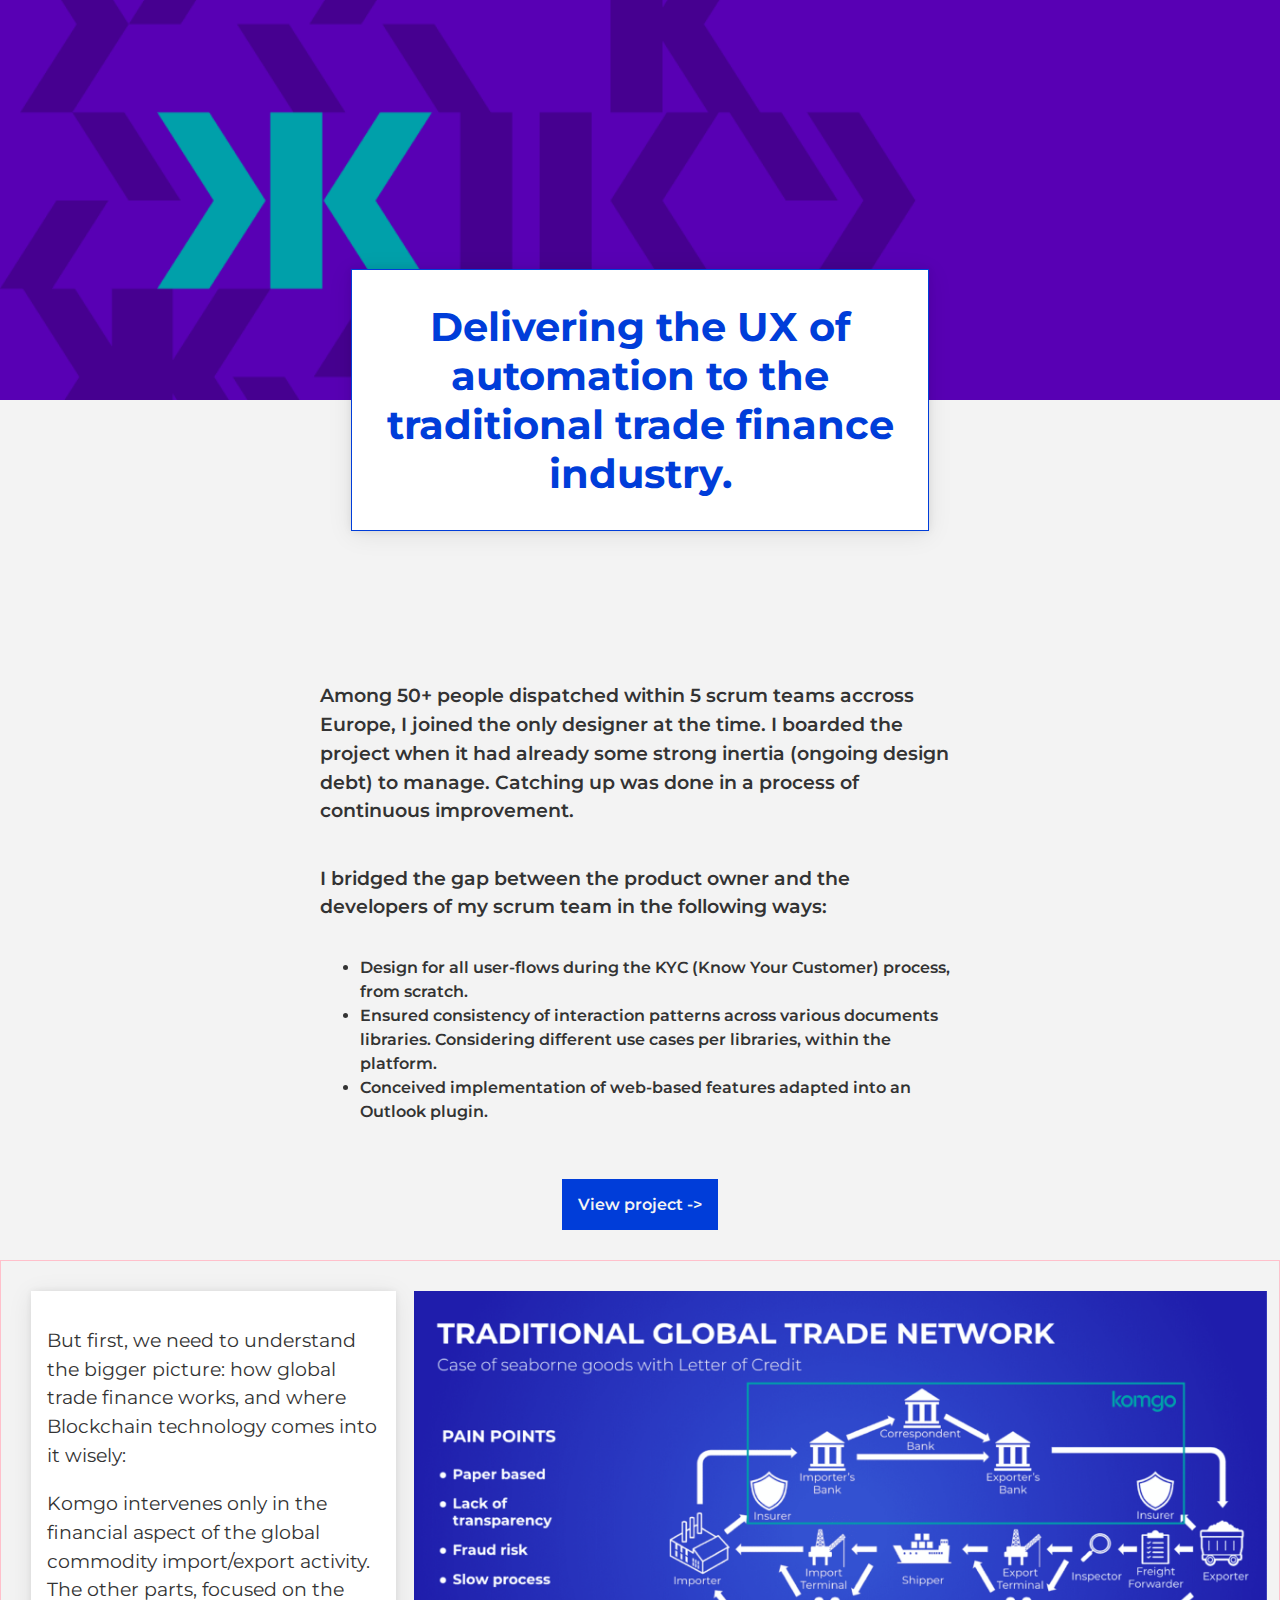
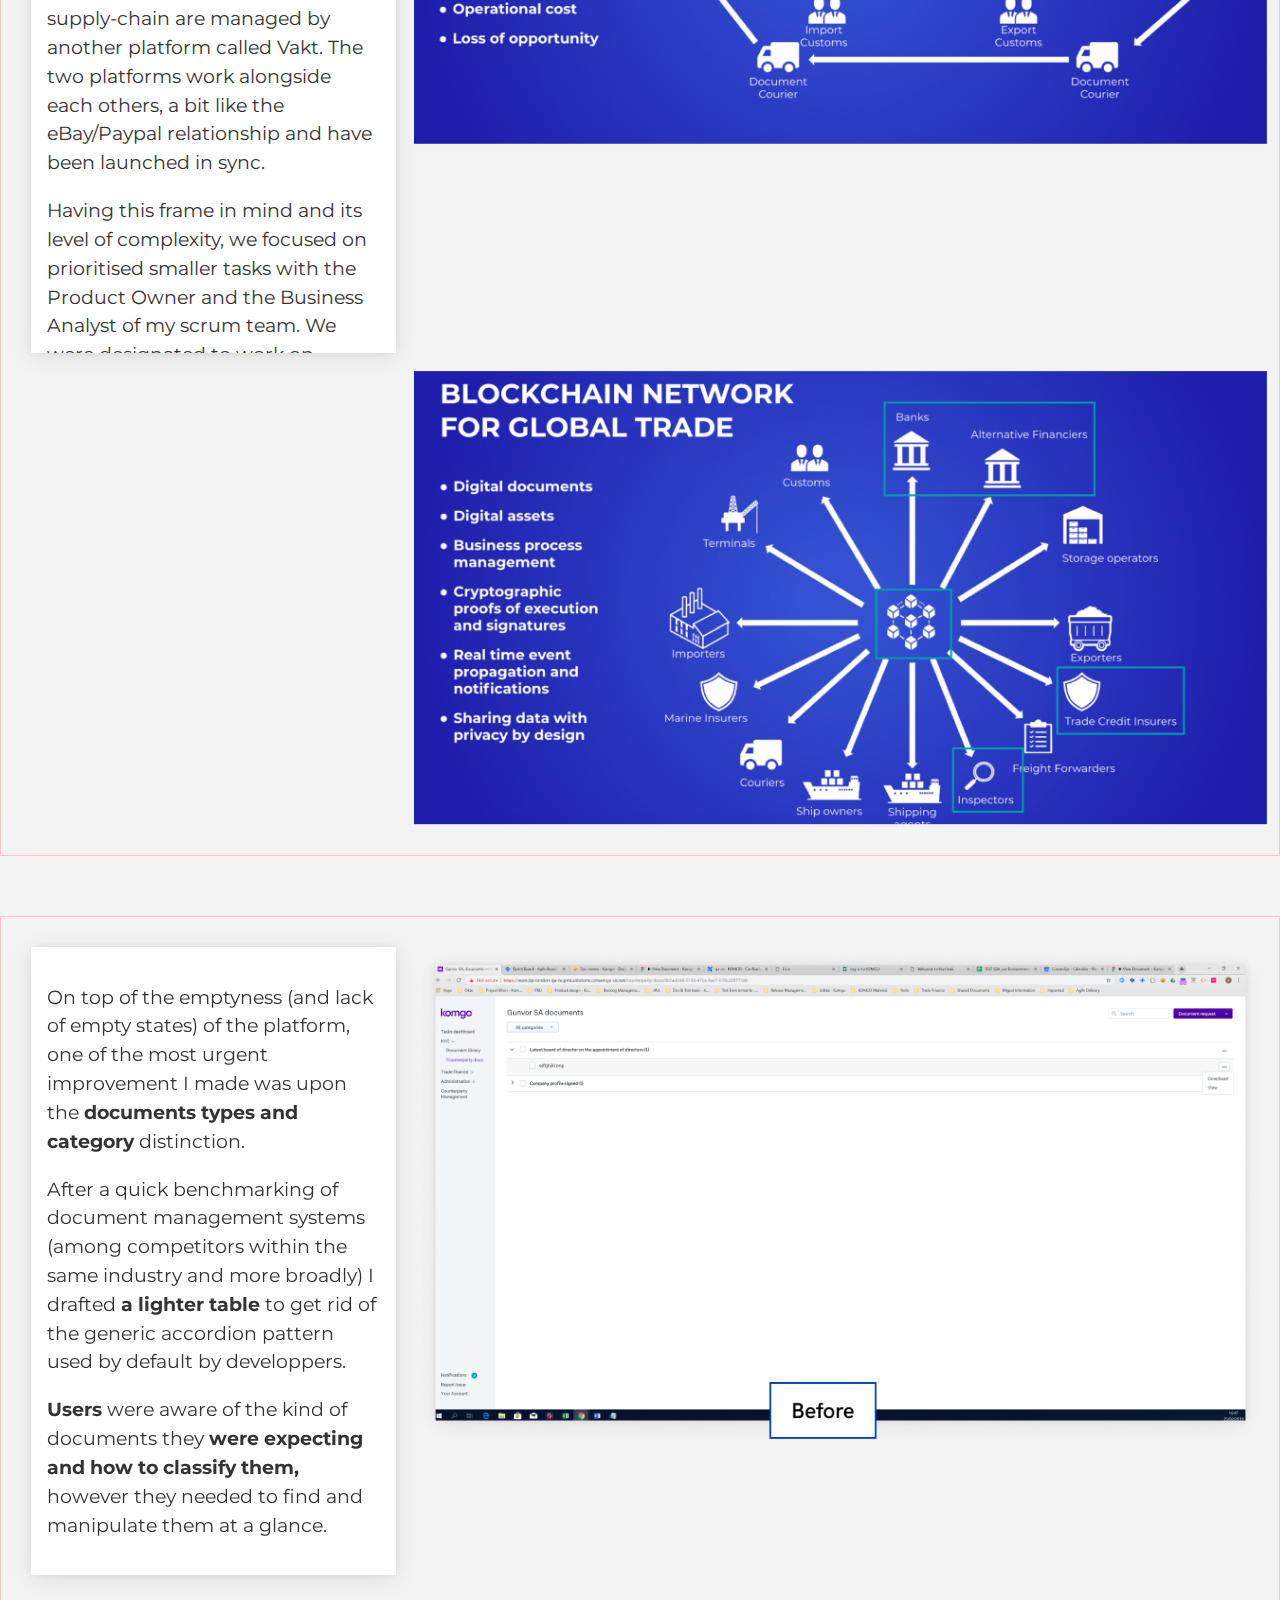
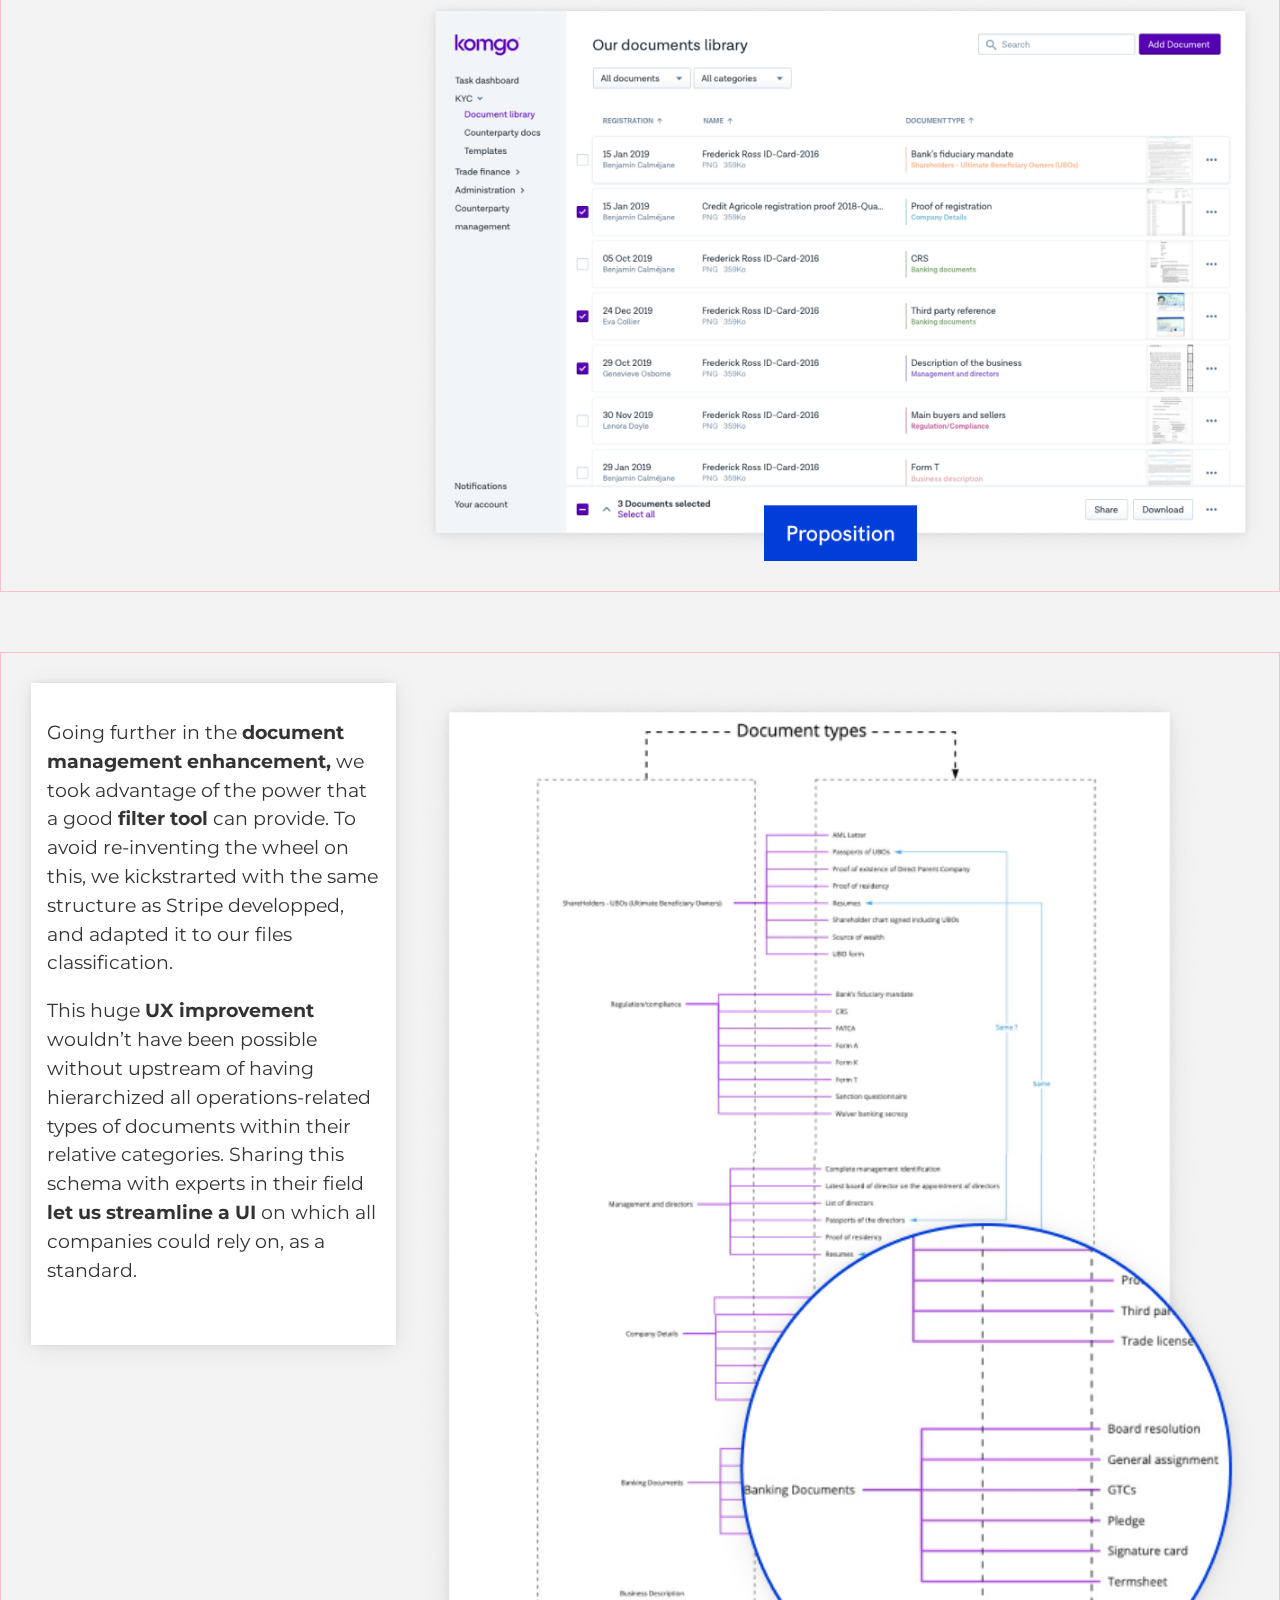
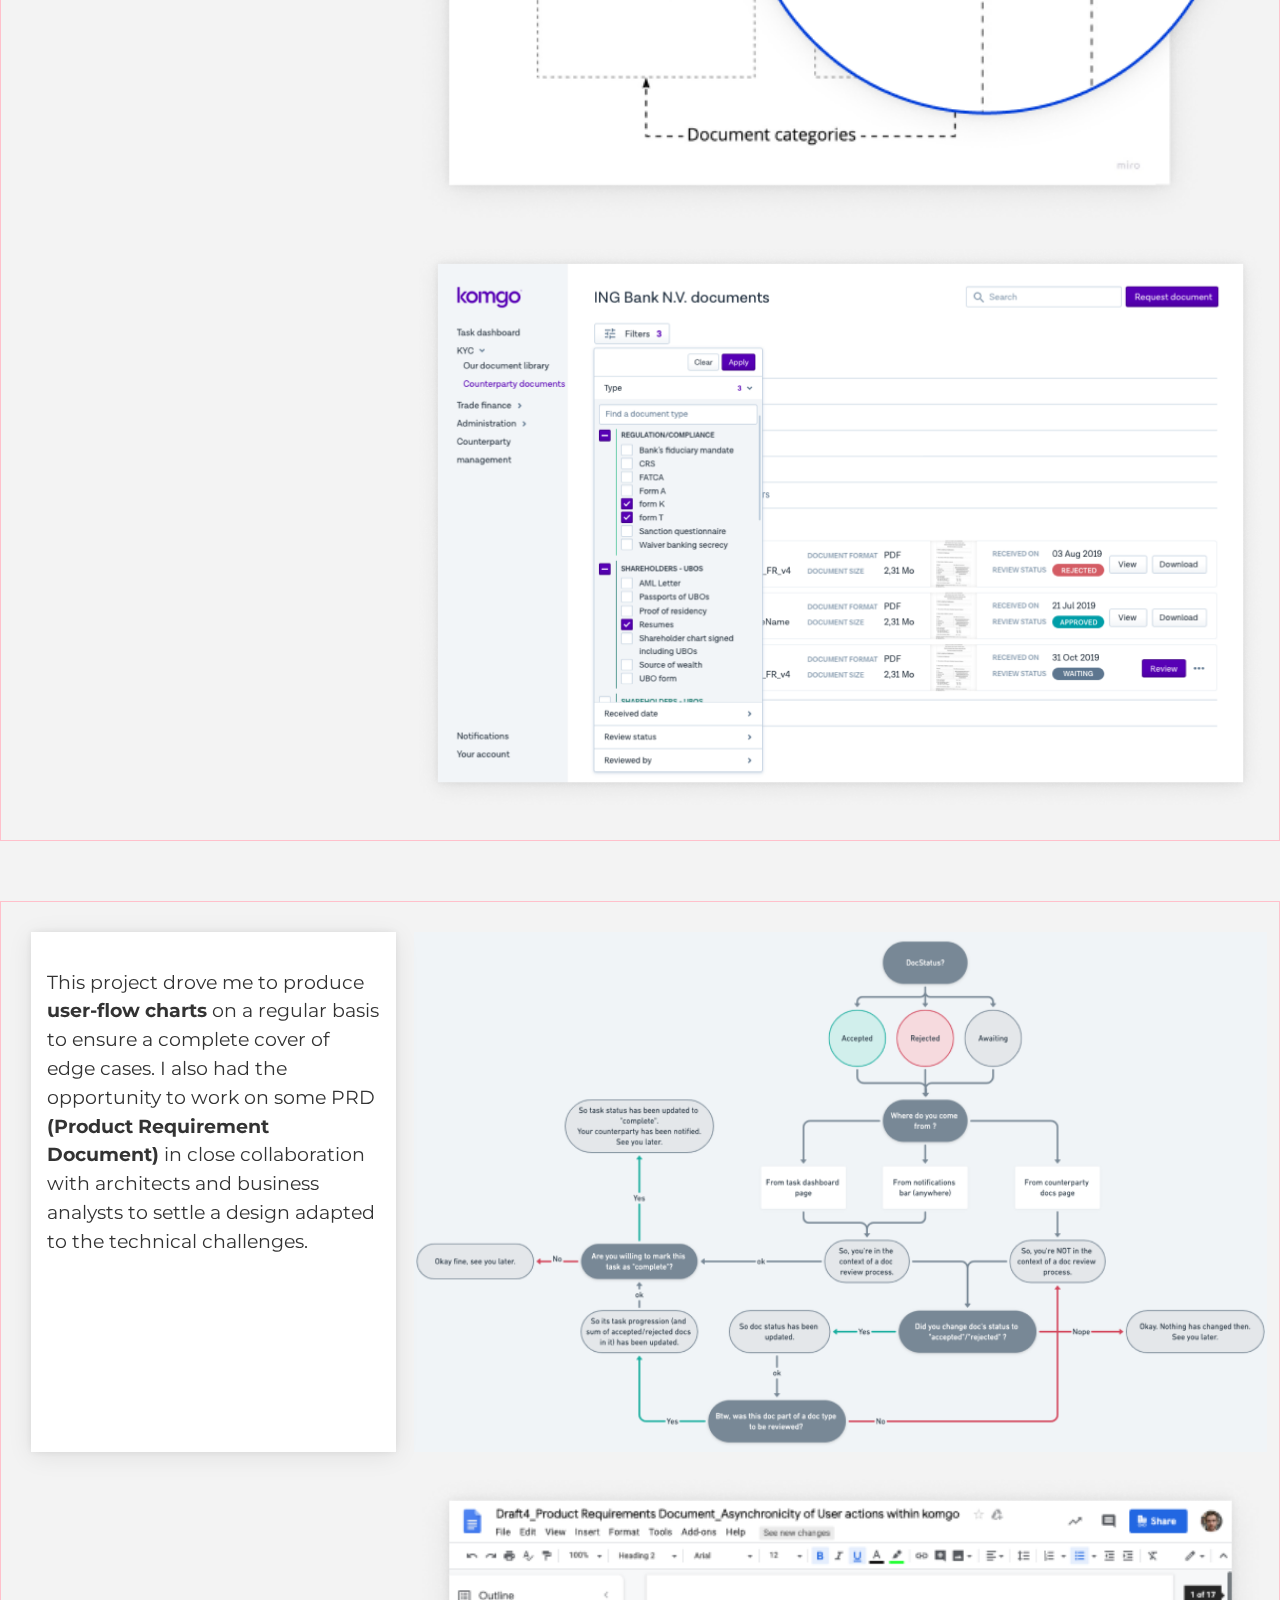
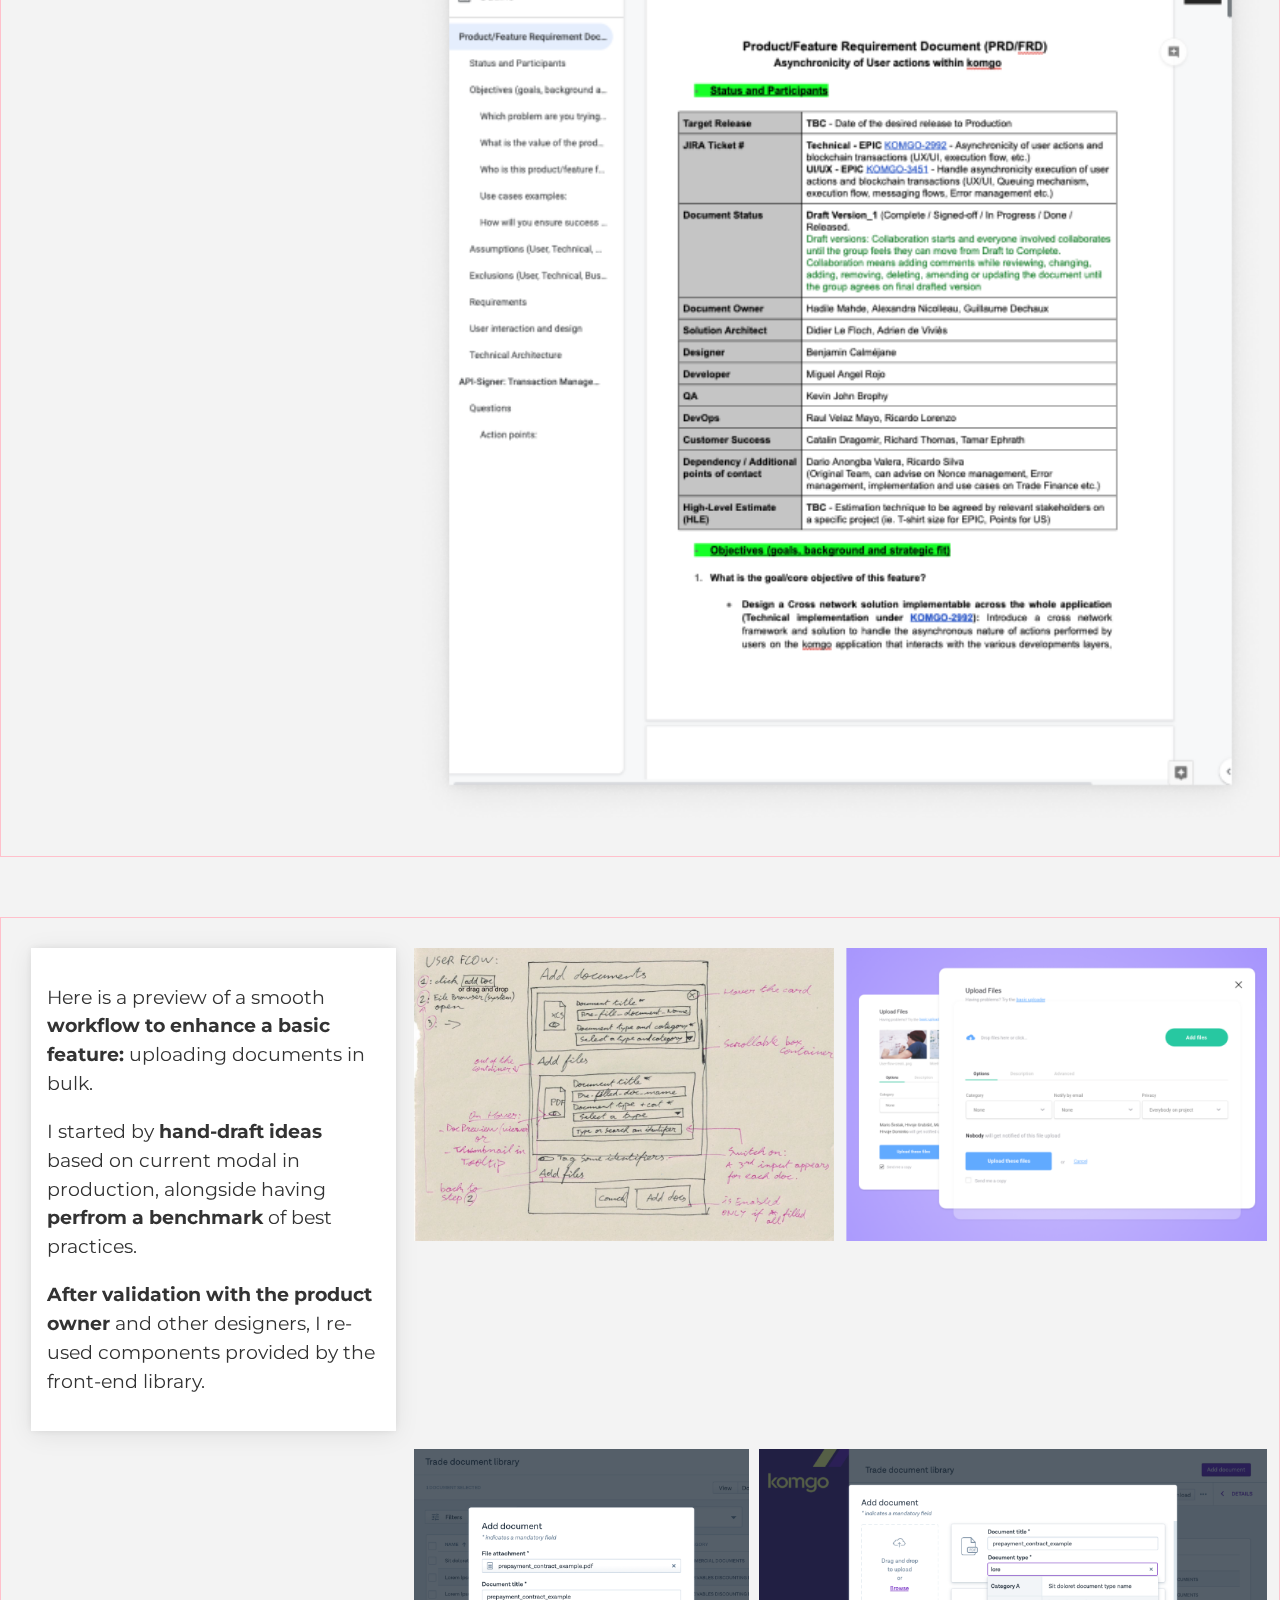
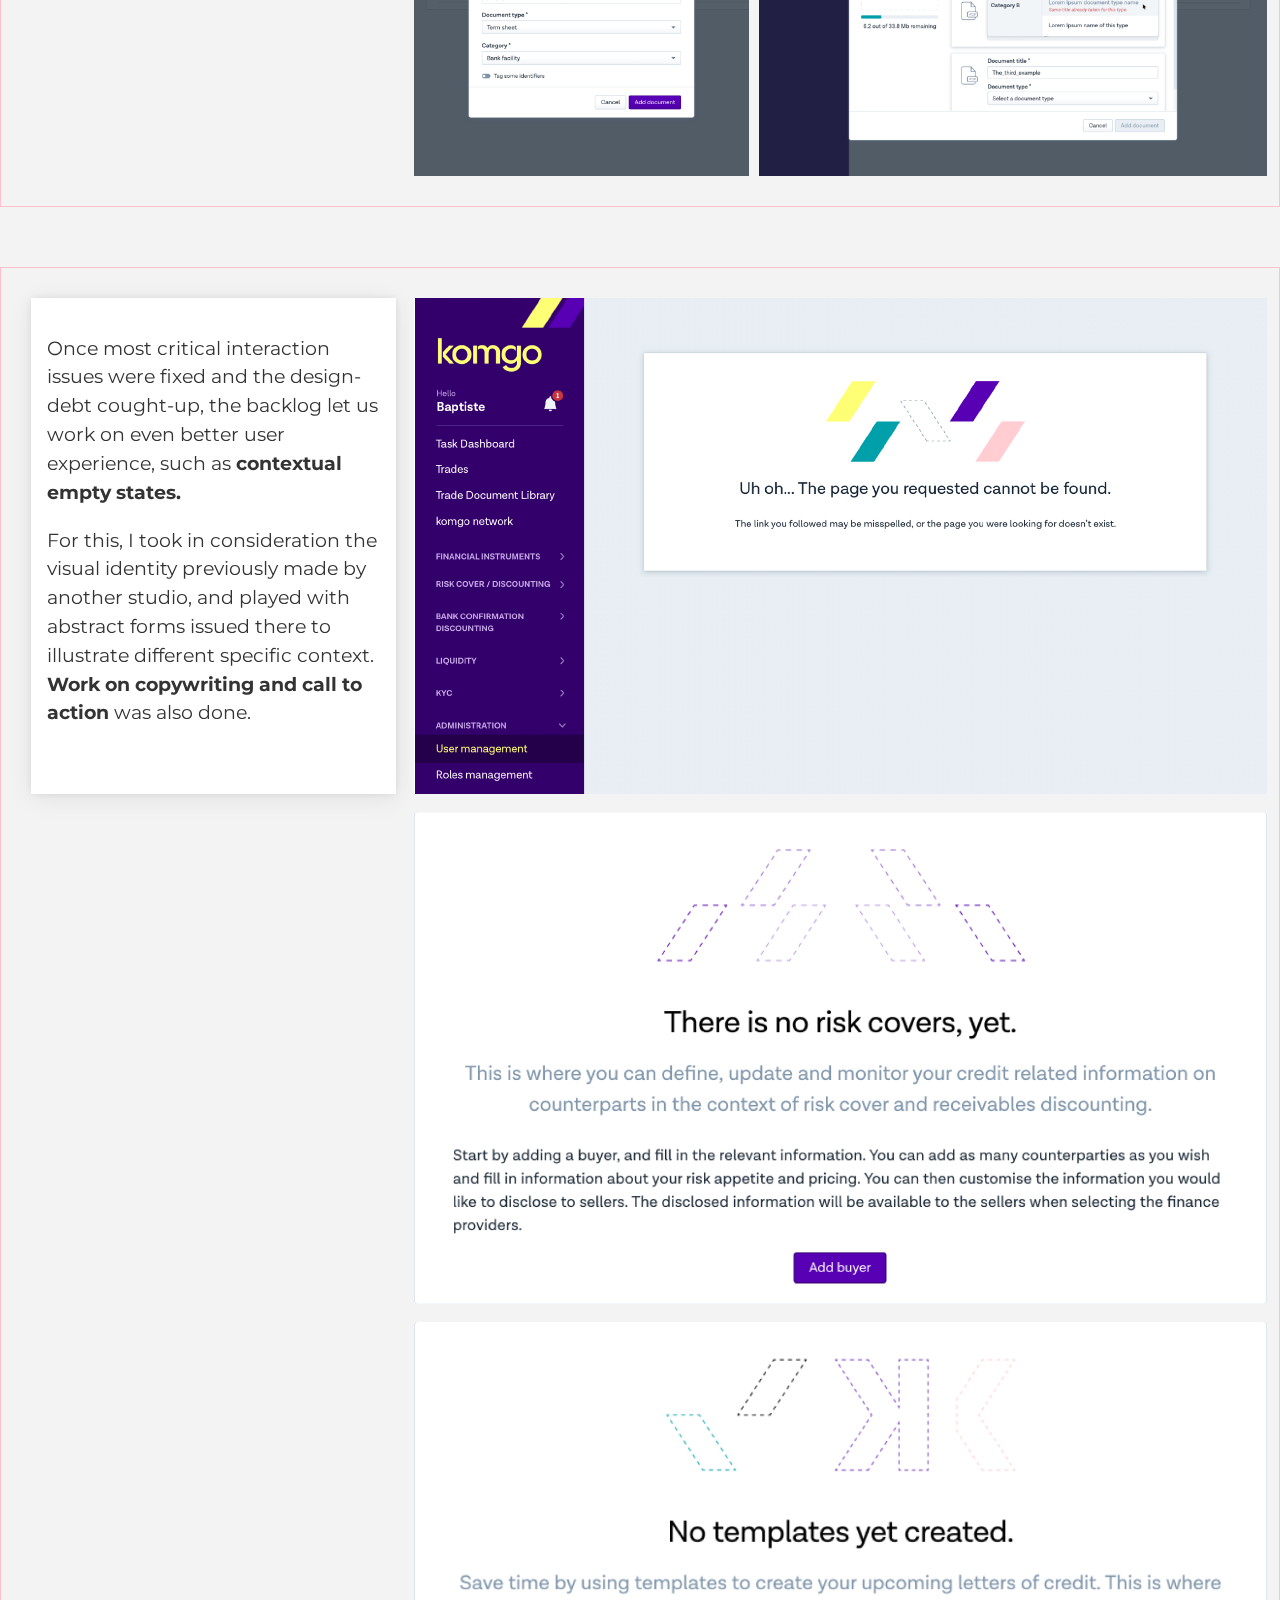
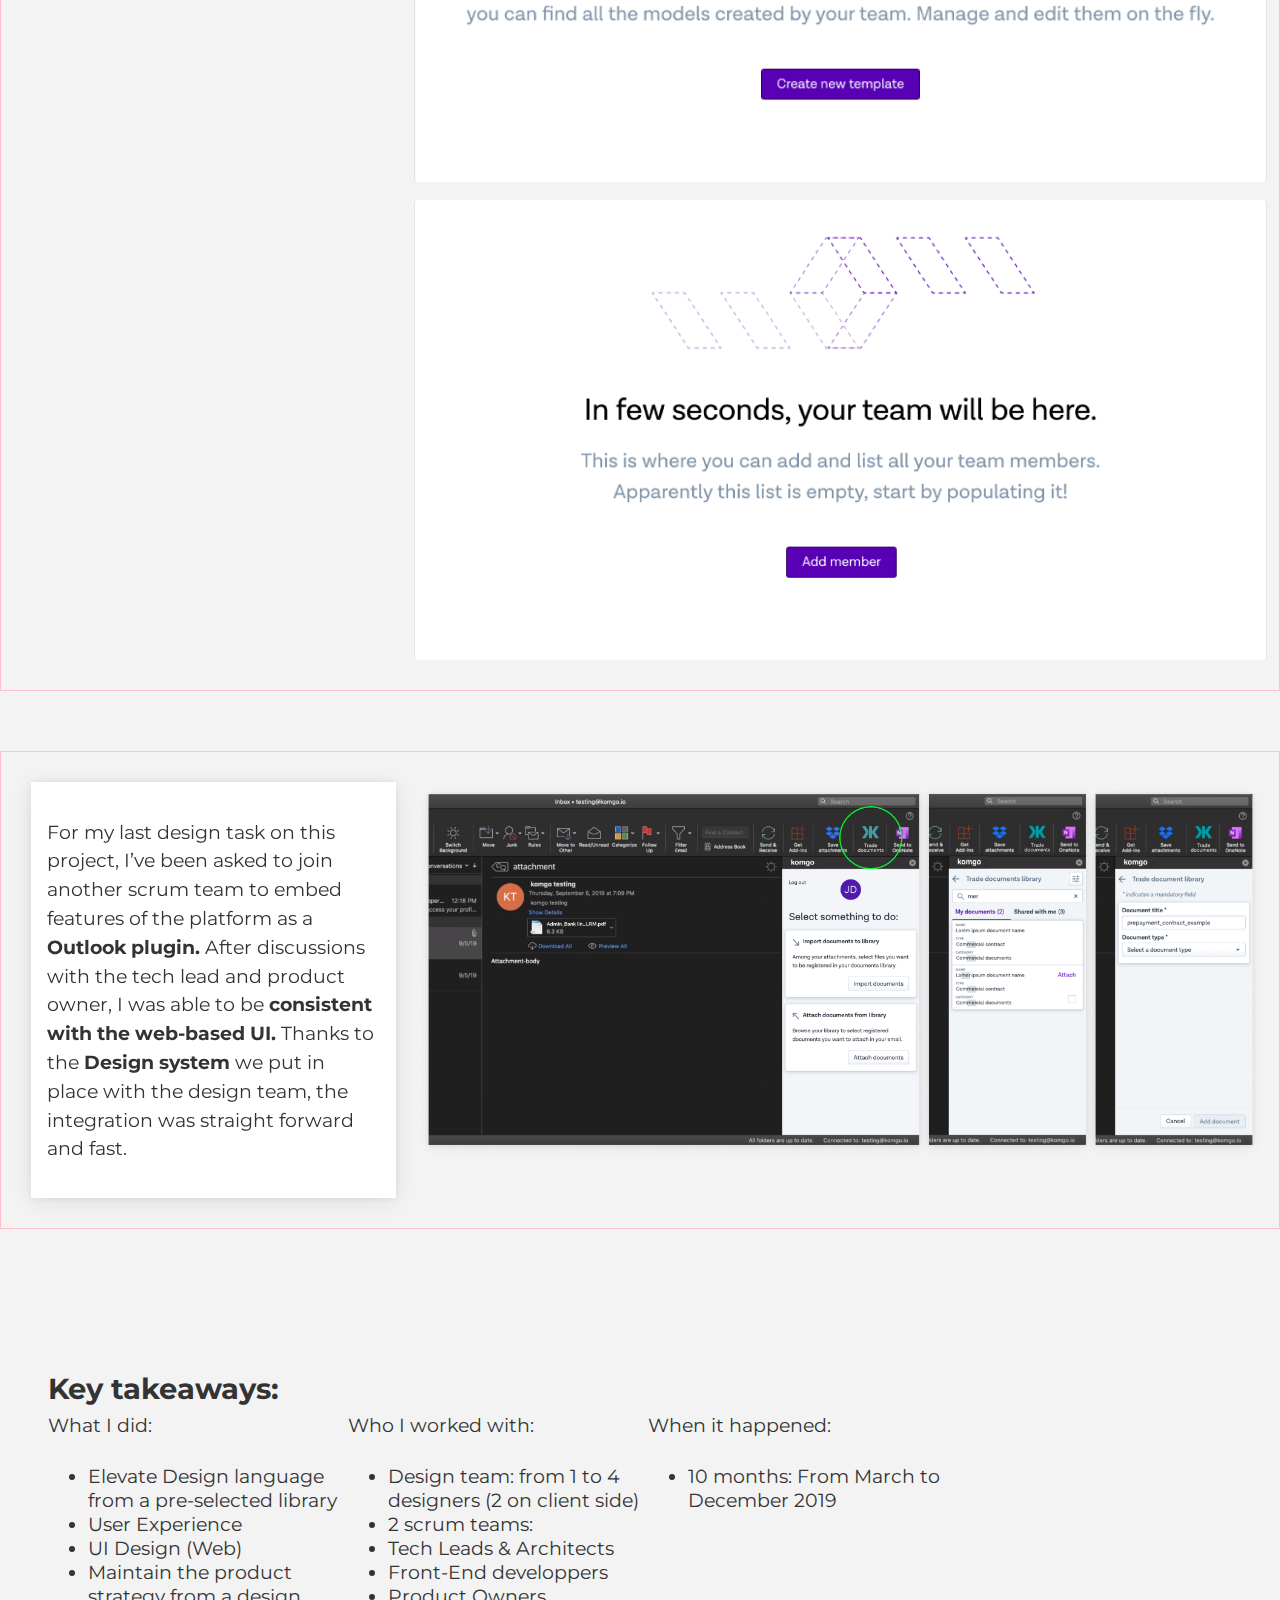
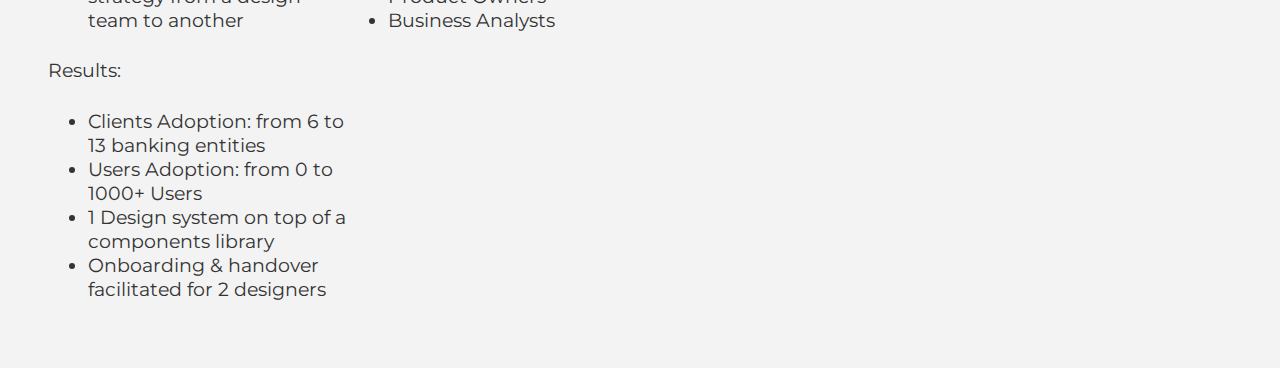
<file: komgo.html>
<!DOCTYPE html>
<html lang="en">

<head>
    <!-- AUTO REFRESH  
    <meta http-equiv="refresh" content="3" />
    <script>setTimeout(function () {
            window.location.reload(1);
        }, 5000);</script>
    <!-- END OF AUTO REFRESH -->
    <meta charset="UTF-8">
    <meta name="author" content="Benjamin Calméjane">
    <meta name="viewport" content="width=device-width, initial-scale=1.0, maximum-scale=1.0, user-scalable=no">
    <title>komgo • Ben Calméjane</title>
    <!-- Google fonts -->
    <link href="https://fonts.googleapis.com/css?family=Montserrat:100,100i,200,200i,300,300i,400,500,500i,600"
        rel="stylesheet">
    <link href="https://fonts.googleapis.com/css?family=Open+Sans:400,700,700i" rel="stylesheet">
    <!-- CDN jQuery -->
    <script src="https://ajax.googleapis.com/ajax/libs/jquery/3.3.1/jquery.min.js"></script>
    <!-- Custom Style -->
    <link rel="stylesheet" href="pjstyle.css">
</head>

<body>
    <div id="banner">
        <img src="img/banner_komgo.png" alt="">
    </div>
    <div class="positioner">
        <div class="chapeau">
            <h2>Delivering the UX of automation to the
                traditional trade finance industry.</h2>
        </div>
    </div>
    <div class="wrapper">
        <div class="intro">
            <p>Among 50+ people dispatched within 5 scrum teams accross Europe, I joined the only designer
                at the time. I boarded the project when it had already some strong inertia (ongoing design debt)
                to manage. Catching up was done in a process of continuous improvement.</p>
            <p>I bridged the gap between the product owner and the developers of my scrum team in the following ways:
                <ul>
                    <li>Design for all user-flows during the KYC (Know Your Customer) process, from scratch.</li>
                    <li>Ensured consistency of interaction patterns across various documents libraries. Considering different
                        use cases per libraries, within the platform.</li>
                    <li>Conceived implementation of web-based features adapted into an Outlook plugin.</li>
                </ul> 
            </p>
            <a href="#first" class="btn">
                View project ->
            </a>
        </div>

        <div id="first" class="card">
            <div class="text">
                <p>But first, we need to understand the bigger picture: how global trade finance works, and where
                    Blockchain technology comes into it wisely:</p>
                <p>Komgo intervenes only in the financial aspect of the global commodity import/export activity. The
                    other parts, focused on the supply-chain are managed by another platform called Vakt. The two
                    platforms work alongside each others, a bit like the eBay/Paypal relationship and have been launched
                    in sync.</p>
                <p>Having this frame in mind and its level of complexity, we focused on prioritised smaller tasks with
                    the Product Owner and the Business Analyst of my scrum team. We were designated to work on document
                    management for KYC process, starting from the current state of the platform:</p>
            </div>
            <img src="img/komgo/komgo_1a.png" alt="">
            <img src="img/komgo/komgo_1b.png" alt="">
        </div>
        <div class="card">
            <div class="text">
                <p>On top of the emptyness (and lack of empty states) of the platform, one of the most urgent
                    improvement I made was upon the <b>documents types and category</b> distinction.</p>
                <p>After a quick benchmarking of document management systems (among competitors within the same industry
                    and more broadly) I drafted <b>a lighter table</b> to get rid of the generic accordion pattern used
                    by default by developpers.</p>
                <p><b>Users</b> were aware of the kind of documents they <b>were expecting and how to classify them,</b>
                    however they needed to find and manipulate them at a glance.</p>
            </div>
            <img src="img/komgo/komgo_2a.png" alt="">
            <img src="img/komgo/komgo_2b.png" alt="">
        </div>
        <div class="card">
            <div class="text">
                <p>Going further in the <b>document management enhancement,</b> we took advantage of the power that a good
                    <b>filter tool</b> can provide. To avoid re-inventing the wheel on this, we kickstrarted with the same
                    structure as Stripe developped, and adapted it to our files classification.</p>
                <p>This huge <b>UX improvement</b> wouldn’t have been possible without upstream of having hierarchized all
                    operations-related types of documents within their relative categories. Sharing this schema with experts
                    in their field <b>let us streamline a UI</b> on which all companies could rely on, as a standard.</p>
            </div>
            <img src="img/komgo/komgo_3a.png" alt="">
            <img src="img/komgo/komgo_3b.png" alt="">
        </div>
        <div class="card">
            <div class="text">
                <p>This project drove me to produce <b>user-flow charts</b> on a regular basis to ensure a complete cover of
                    edge cases. I also had the opportunity to work on some PRD <b>(Product Requirement Document)</b> in
                    close collaboration with architects and business analysts to settle a design adapted to the technical
                    challenges.</p>
            </div>
            <img src="img/komgo/komgo_4a.png" alt="">
            <img src="img/komgo/komgo_4b.png" alt="">
        </div>
        <div class="card">
            <div class="text">
                <p>Here is a preview of a smooth <b>workflow to enhance a basic feature:</b> uploading documents in bulk.</p>
                <p>I started by <b>hand-draft ideas</b> based on current modal in production, alongside having <b>perfrom a benchmark</b> of best practices.</p>
                <p><b>After validation with the product owner</b> and other designers, I re-used components provided by the front-end library.</p>
            </div>
            <img src="img/komgo/komgo_5a.png" alt="">
            <img src="img/komgo/komgo_5b.png" alt="">
        </div>
        <div class="card">
            <div class="text">
                <p>Once most critical interaction issues were fixed and the design-debt cought-up, the backlog let us work on even better user experience, such as <b>contextual empty states.</b></p>
                <p>For this, I took in consideration the visual identity previously made by another studio, and played with abstract forms issued there to illustrate different specific context. <b>Work on copywriting and call to action</b> was also done.</p>
            </div>
            <img src="img/komgo/komgo_6a.png" alt="">
            <img src="img/komgo/komgo_6b.png" alt="">
            <img src="img/komgo/komgo_6c.png" alt="">
            <img src="img/komgo/komgo_6d.png" alt="">
        </div>
        <div class="card">
            <div class="text">
                <p>For my last design task on this project, I’ve been asked to join another scrum team to embed features of the platform as a <b>Outlook plugin.</b> After discussions with the tech lead and product owner, I was able to be <b>consistent with the web-based UI.</b> Thanks to the <b>Design system</b> we put in place with the design team, the integration was straight forward and fast.</p>
            </div>
            <img src="img/komgo/komgo_7a.png" alt="">
        </div>

    </div> <!-- End of wrapper -->
    <div class="footnote">
        <h3>Key takeaways:</h3>
        <div class="flex_contain">
            <div class="col">
                <div class="head_col">What I did:</div>
                <div class="content_col">
                    <ul>
                        <li>Elevate Design language from a pre-selected library</li>
                        <li>User Experience</li>
                        <li>UI Design (Web)</li>
                        <li>Maintain the product strategy from a design team to another</li>
                    </ul>
                </div>
            </div>
            <div class="col">
                <div class="head_col">Who I worked with:</div>
                <div class="content_col">
                    <ul>
                        <li>Design team: from 1 to 4 designers (2 on client side)</li>
                        <li>2 scrum teams:</li>
                        <li>Tech Leads & Architects</li>
                        <li>Front-End developpers</li>
                        <li>Product Owners</li>
                        <li>Business Analysts</li>
                    </ul>
                </div>
            </div>
            <div class="col">
                <div class="head_col">When it happened:</div>
                <div class="content_col">
                    <ul>
                        <li>10 months: From March to December 2019</li>
                    </ul>
                </div>
            </div>
            <div class="col">
                <div class="head_col">Results:</div>
                <div class="content_col">
                    <ul>
                        <li>Clients Adoption: from 6 to 13 banking entities</li>
                        <li>Users Adoption: from 0 to 1000+ Users</li>
                        <li>1 Design system on top of a components library</li>
                        <li>Onboarding & handover facilitated for 2 designers</li>
                    </ul>
                </div>
            </div>
        </div>
    </div>
    </div>
</body>

</html>
</file>
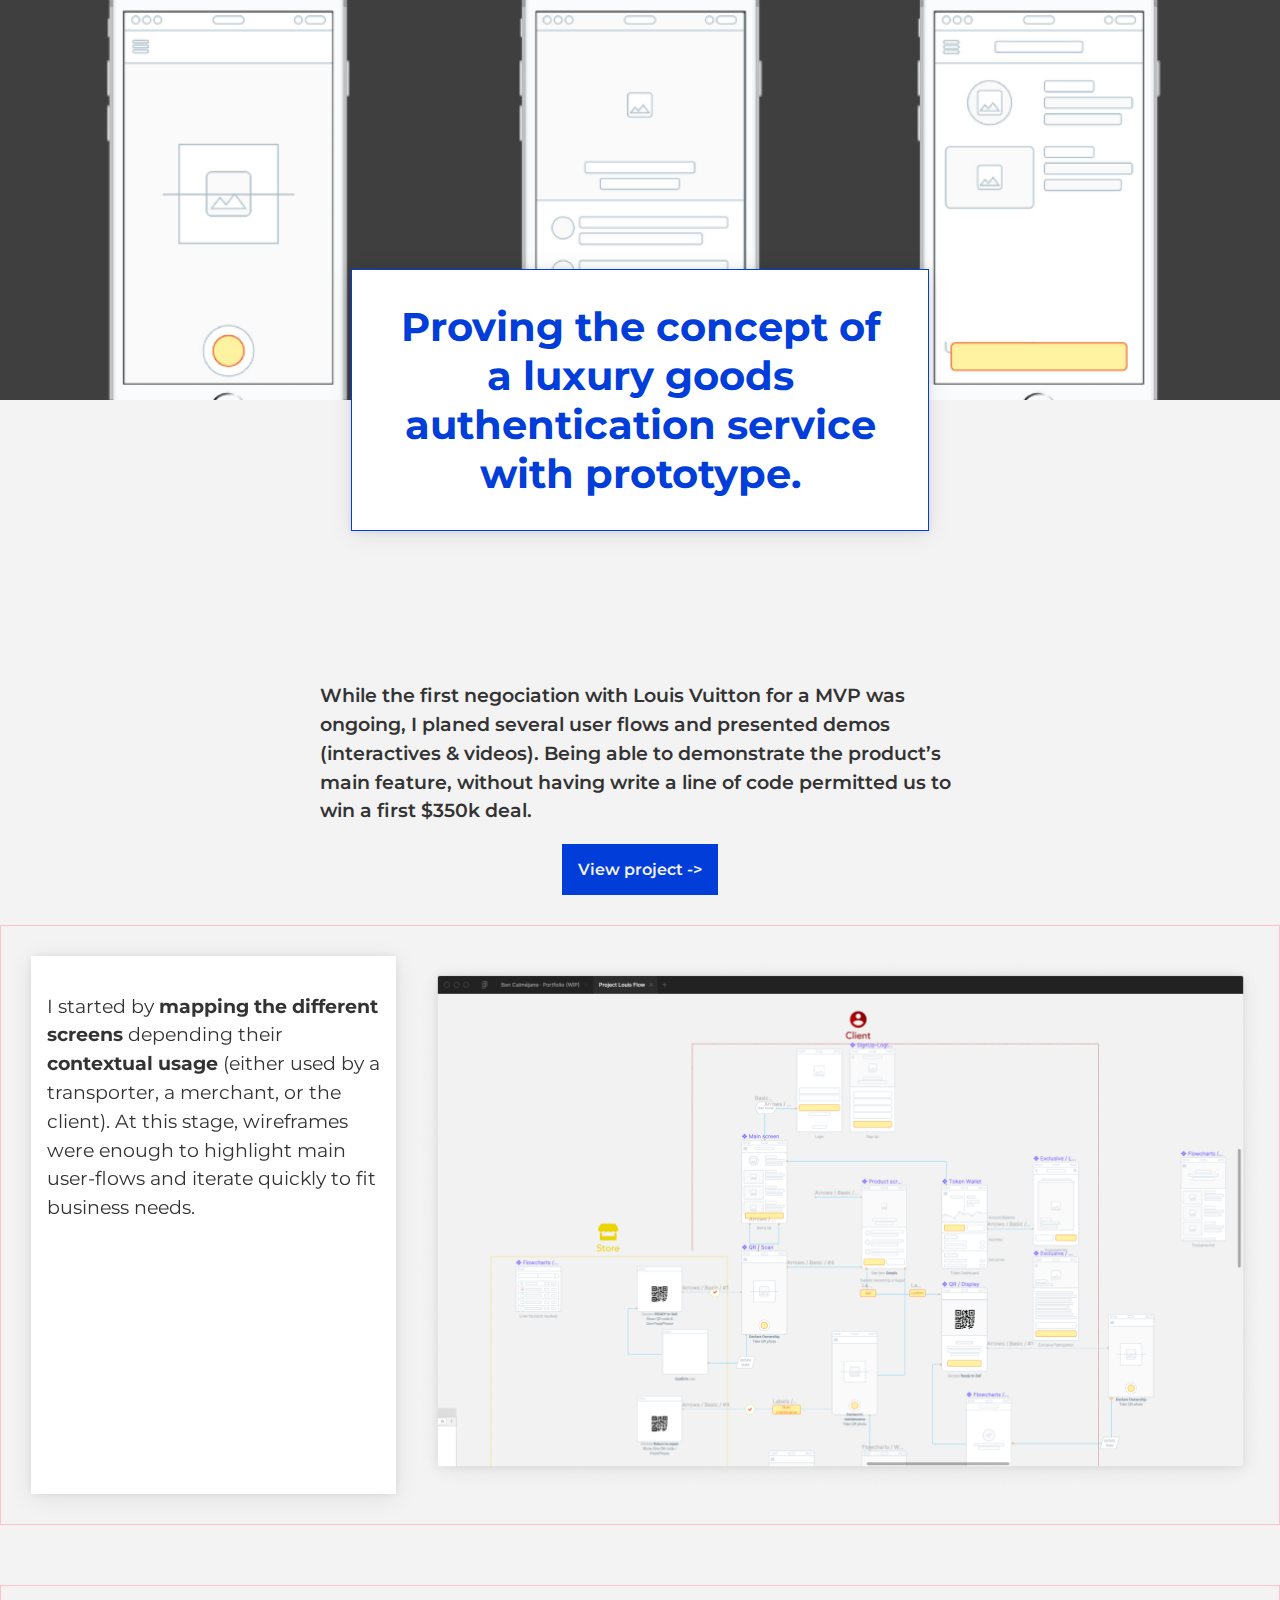
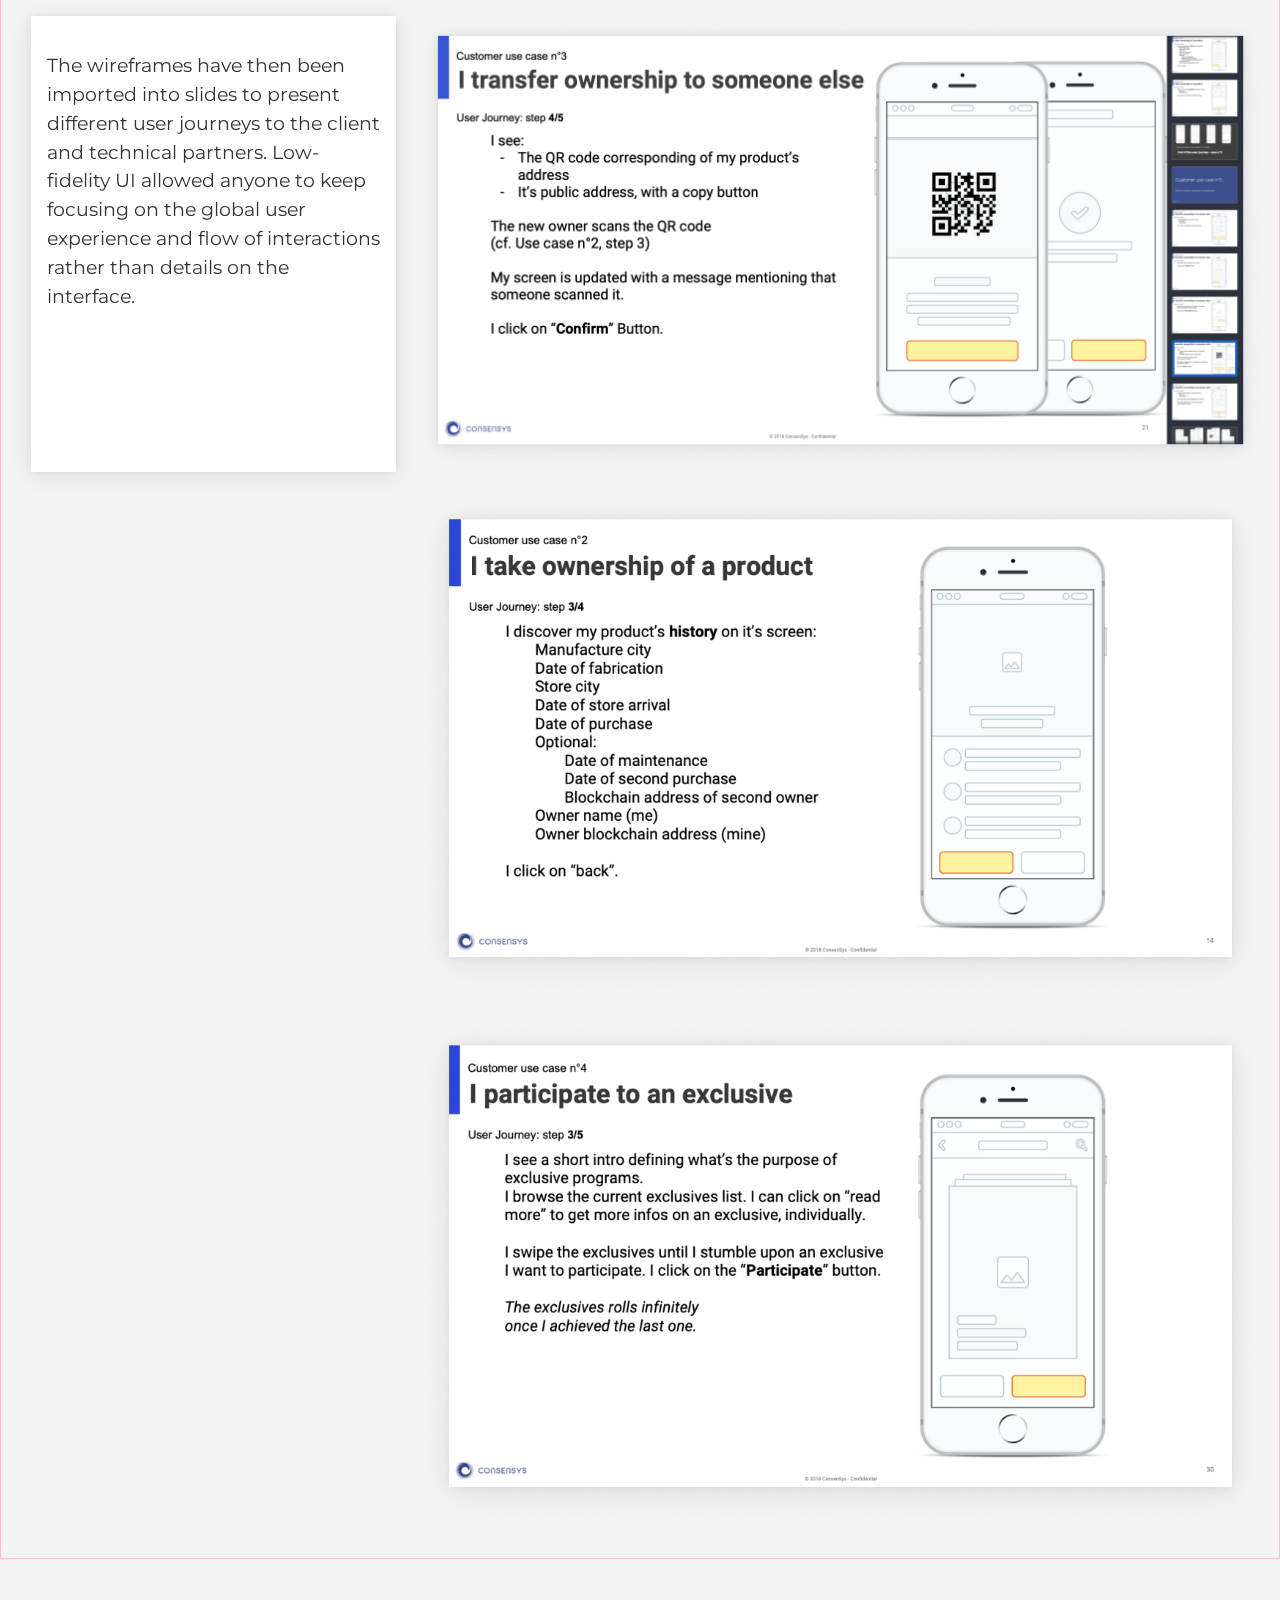
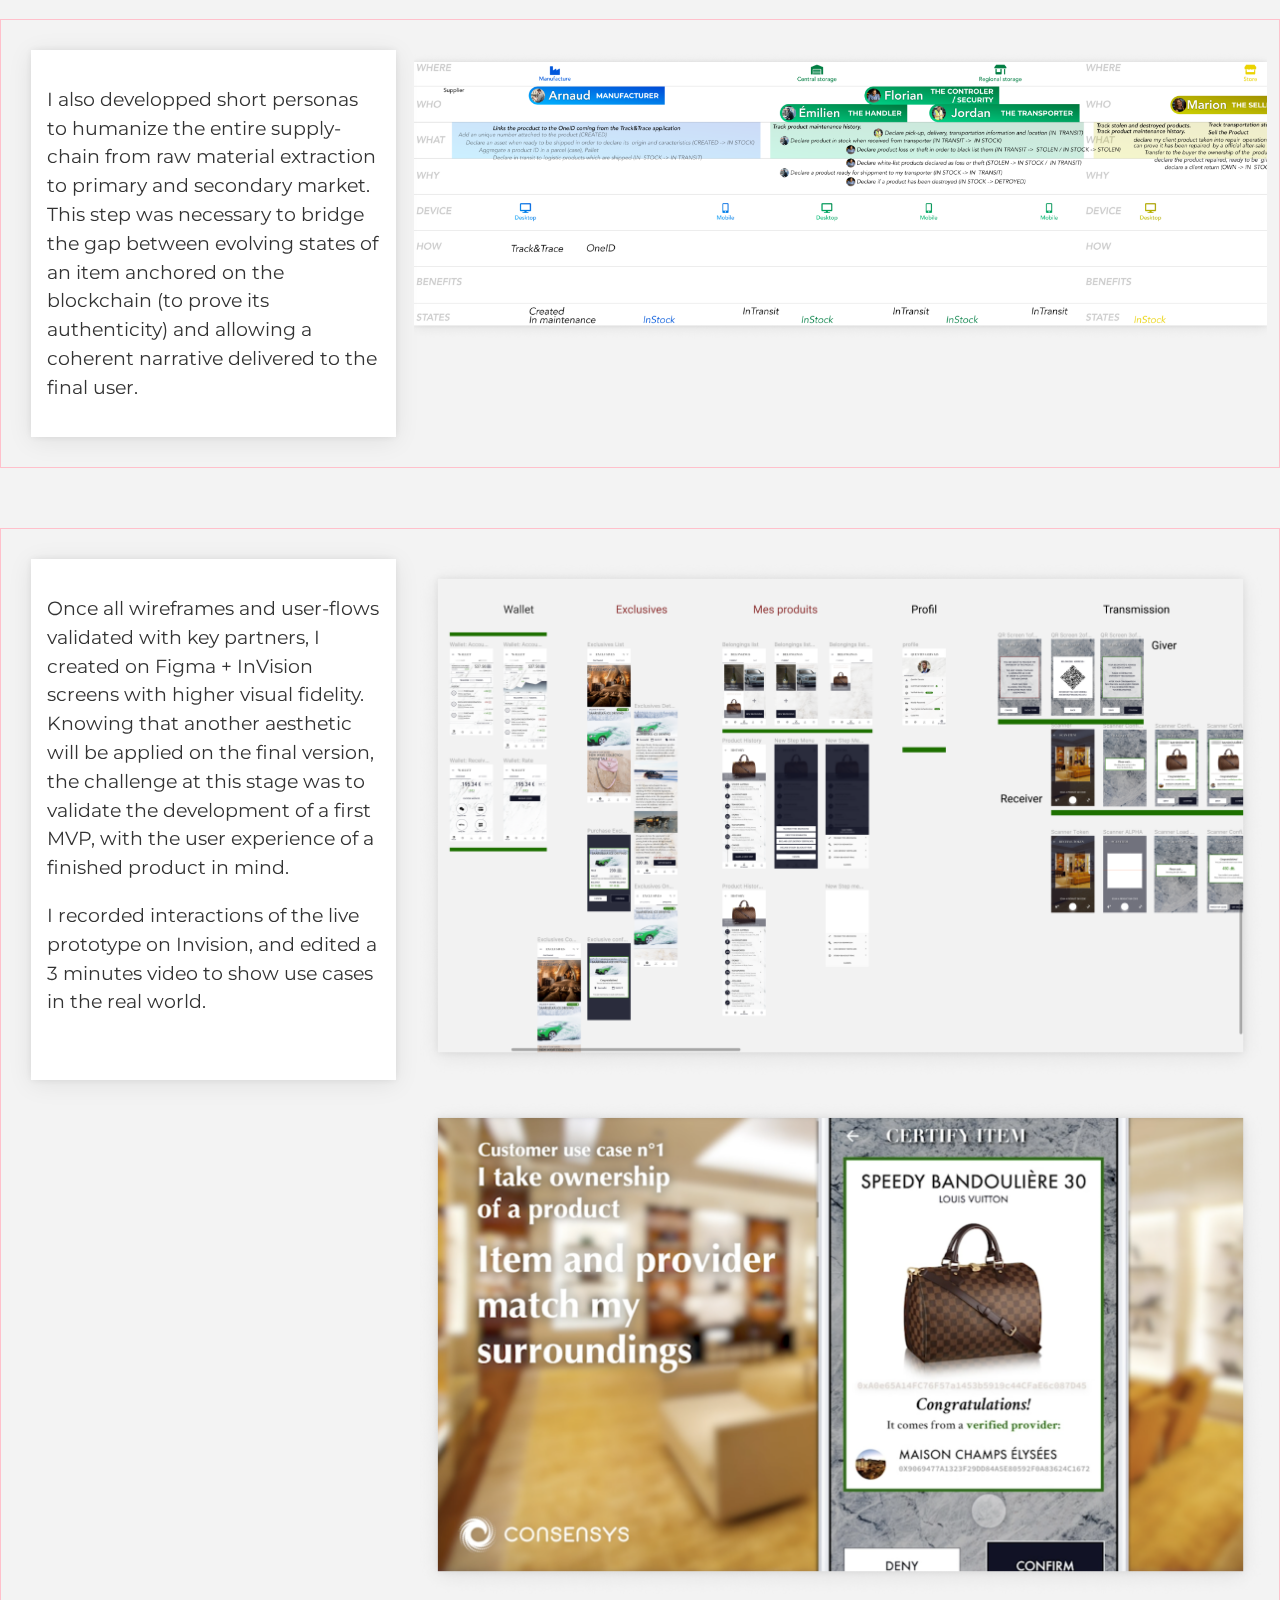
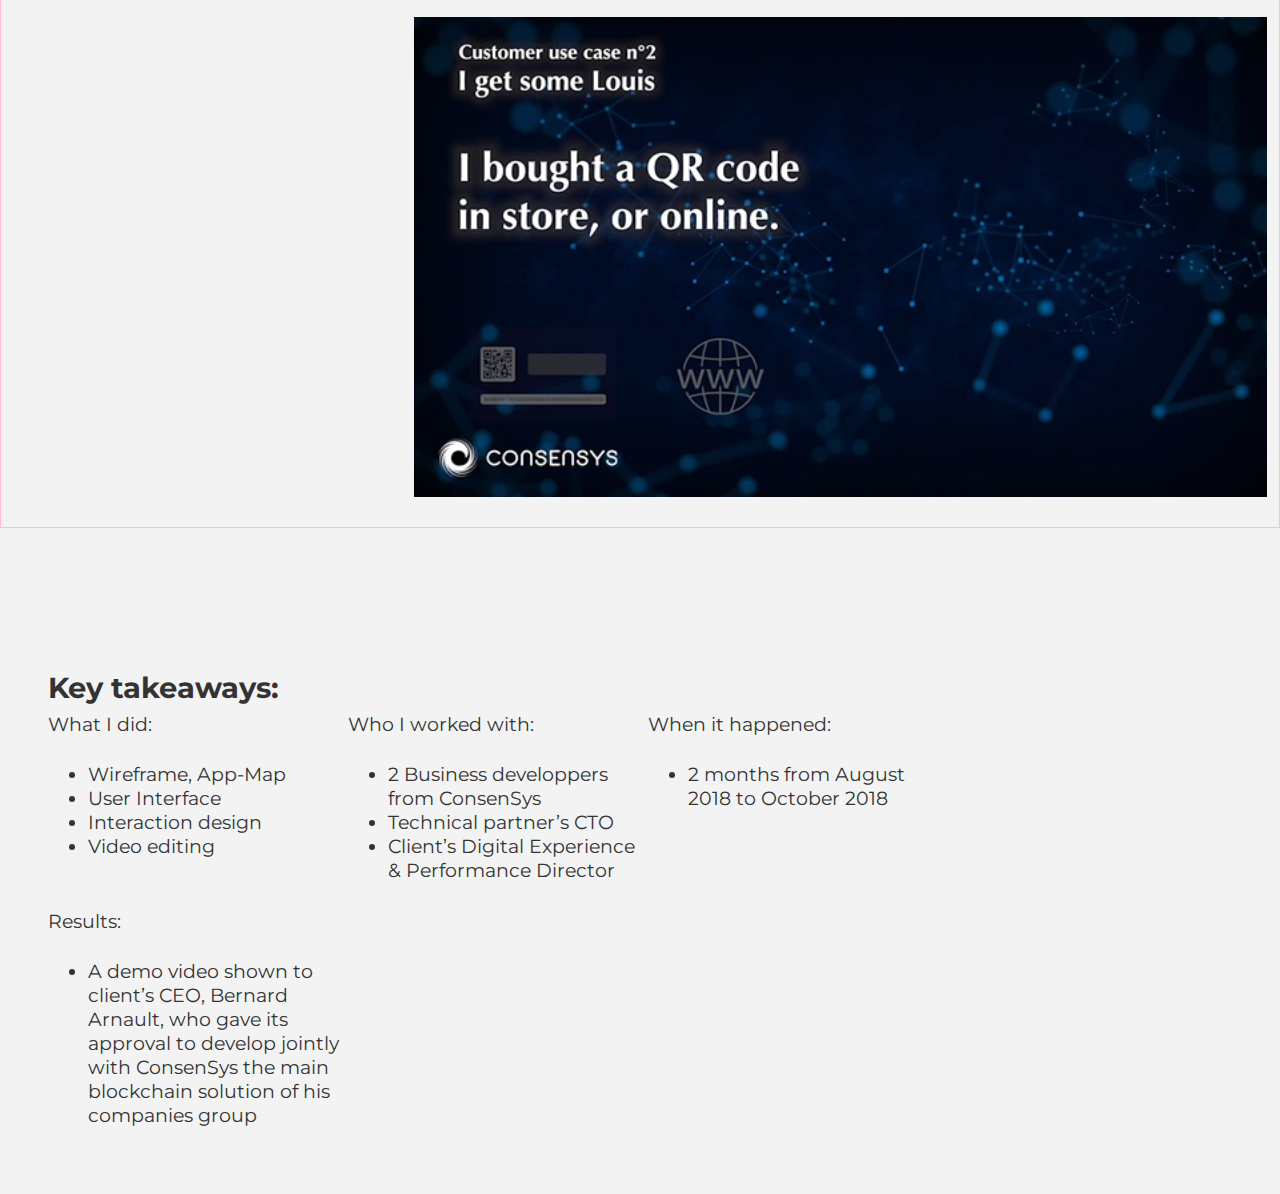
<file: lvmh.html>
<!DOCTYPE html>
<html lang="en">

<head>
    <!-- AUTO REFRESH  
    <meta http-equiv="refresh" content="3" />
    <script>setTimeout(function () {
            window.location.reload(1);
        }, 5000);</script>
    <!-- END OF AUTO REFRESH -->
    <meta charset="UTF-8">
    <meta name="author" content="Benjamin Calméjane">
    <meta name="viewport" content="width=device-width, initial-scale=1.0, maximum-scale=1.0, user-scalable=no">
    <title>LVMH • Ben Calméjane</title>
    <!-- Google fonts -->
    <link href="https://fonts.googleapis.com/css?family=Montserrat:100,100i,200,200i,300,300i,400,500,500i,600"
        rel="stylesheet">
    <link href="https://fonts.googleapis.com/css?family=Open+Sans:400,700,700i" rel="stylesheet">
    <!-- CDN jQuery -->
    <script src="https://ajax.googleapis.com/ajax/libs/jquery/3.3.1/jquery.min.js"></script>
    <!-- Custom Style -->
    <link rel="stylesheet" href="pjstyle.css">
</head>

<body>
    <div id="banner">
        <img src="img/banner_lvmh.png" alt="bannière LVMH">
    </div>
    <div class="positioner">
        <div class="chapeau">
            <h2>Proving the concept of a luxury goods authentication service with prototype.</h2>
        </div>
     </div>
    
    <div class="wrapper">
        <div class="intro">
            <p>While the first negociation with Louis Vuitton for a MVP was ongoing, I planed several user flows and presented demos
                (interactives & videos). Being able to demonstrate the product’s main feature, without having write a line of code
                permitted us to win a first $350k deal.</p>
            <a href="#first" class="btn">
                View project ->
            </a>
        </div>

        <div id="first" class="card">
            <div class="text">
                <p>I started by <b>mapping the different screens</b> depending their <b>contextual usage</b> (either used by a transporter, a merchant, or the client).
                    At this stage, wireframes were enough to highlight main user-flows and iterate quickly to fit business needs.</p>
            </div>
            <img src="img/lvmh/lvmh_1a.png" alt="">
        </div>
        <div class="card">
            <div class="text">
                <p>The wireframes have then been imported into slides to present different user journeys to the client and technical partners. Low-fidelity UI allowed
                    anyone to keep focusing on the global user experience and flow of interactions rather than details on the interface.</p>
            </div>
            
            <img src="img/lvmh/lvmh_2a.png" alt="">
            <img src="img/lvmh/lvmh_2b.png" alt="">
            <img src="img/lvmh/lvmh_2c.png" alt="">
        </div>
        <div class="card">
            <div class="text">
                <p>I also developped short personas to humanize the entire supply-chain from raw material extraction to primary and secondary market.
                    This step was necessary to bridge the gap between evolving states of an item anchored on the blockchain (to prove its authenticity)
                    and allowing a coherent narrative delivered to the final user.</p>
            </div>
            <img src="img/lvmh/lvmh_3a.png" alt="">
        </div>
        <div class="card">
            <div class="text">
                <p>Once all wireframes and user-flows validated with key partners, I created on Figma + InVision screens with higher visual fidelity. Knowing that
                another aesthetic will be applied on the final version, the challenge at this stage was to validate the development of a first MVP, with the user experience of a finished product in mind.</p>
                <p>I recorded interactions of the live prototype on Invision, and edited a 3 minutes video to show use cases in the real world.</p>
            </div>
            <img src="img/lvmh/lvmh_4a.png" alt="">
            <img src="img/lvmh/lvmh_4b.png" alt="">
            <video loop autoplay muted >
                <source src="img/lvmh/lvmh_4c.webm"
                        type="video/webm">
                Sorry, your browser doesn't support embedded videos.
            </video>
        </div>
    </div> <!-- End of wrapper -->

    <div class="footnote">
        <h3>Key takeaways:</h3>
        <div class="flex_contain">
            <div class="col">
                <div class="head_col">What I did:</div>
                <div class="content_col">
                    <ul>
                        <li>Wireframe, App-Map</li>
                        <li>User Interface</li>
                        <li>Interaction design</li>
                        <li>Video editing</li>
                    </ul>
                </div>
            </div>
            <div class="col">
                <div class="head_col">Who I worked with:</div>
                <div class="content_col">
                    <ul>
                        <li>2 Business developpers from ConsenSys</li>
                        <li>Technical partner’s CTO</li>
                        <li>Client’s Digital Experience & Performance Director</li>
                    </ul>
                </div>
            </div>
            <div class="col">
                <div class="head_col">When it happened:</div>
                <div class="content_col">
                    <ul>
                        <li>2 months from August 2018 to October 2018</li>
                    </ul>
                </div>
            </div>
            <div class="col">
                <div class="head_col">Results:</div>
                <div class="content_col">
                    <ul>
                        <li>A demo video shown to client’s CEO, Bernard Arnault,
                            who gave its approval to develop jointly with ConsenSys the main blockchain solution of his companies group</li>
                    </ul>
                </div>
            </div>
        </div>
    </div>
    </div>
</body>

</html>
</file>
<file: pjstyle.css>
body {
  background-color: #F3F3F3;
  color: #333;
  font-family: "HK Grotesk","Montserrat", sans-serif;
  box-sizing: border-box;
  display: -webkit-flex;
  -webkit-flex-flow: column wrap;
  flex-flow: column wrap;
  -webkit-align-items: left;
  align-items: left;
  margin: 0; }
  body h1 {
    font-size: 3em;
    margin: 0; }
  body h2 {
    font-size: 2.4em;
    margin: 0; }
  body h3 {
    font-size: 1.8em;
    margin: 0; }
  body h4 {
    font-size: 1.2em;
    margin: 0; }
  body p {
    line-height: 150%;
    font-size: 1.2em; }

.btn {
  background-color: #003DD9;
  padding: 16px;
  color: #F3F3F3;
  box-sizing: border-box;
  -moz-box-sizing: border-box;
  -webkit-box-sizing: border-box;
  text-decoration: none;
  transition: all 0.1s;
  width: fit-content; }
  .btn:hover {
    border: 2px solid #003DD9;
    background-color: white;
    color: #333;
    cursor: pointer;
    font-weight: 400; }

#big_wrapper {
  overflow: auto;
  overflow-x: hidden; }

#banner {
  position: relative;
  width: 100%;
  background-color: blue;
  height: 400px;
  overflow: hidden; }
  #banner img {
    height: 100%;
    width: 100%;
    object-fit: cover;
    object-position: center; }

.positioner {
  width: 100vw;
  overflow: visible;
  margin-bottom: -4rem; }
  .positioner .chapeau {
    display: inline block;
    object-position: center;
    max-width: 40%;
    min-width: 20%;
    height: 100%;
    margin: 0px auto;
    padding: 2rem;
    background: white;
    text-align: center;
    color: #003DD9;
    border: thin solid #003DD9;
    box-shadow: 0px 0px 8px rgba(0, 0, 0, 0.08), 0px 4px 24px rgba(0, 0, 0, 0.08);
    z-index: 300;
    transform: translate(0, -50%); }
    .positioner .chapeau h2 {
      margin: 0px;
      font-size: 2.5rem; }

/* Main sections */
.wrapper {
  margin: 4em auto;
  display: flex;
  flex-flow: column wrap;
  justify-content: center;
  align-items: center; }
  .wrapper .intro {
    display: flex;
    flex-flow: column wrap;
    justify-content: space-evenly;
    align-items: center;
    width: 50%;
    font-weight: 600; }
    .wrapper .intro ul {
      line-height: 1.5em; }
  .wrapper .card {
    display: grid;
    grid-template-columns: 30% 70%;
    gap: 18px;
    margin: 30px auto;
    border: pink solid thin;
    padding: 30px; }
    .wrapper .card .text {
      position: sticky;
      max-height: 70vh;
      overflow-y: scroll;
      top: 30vh;
      padding: 1em;
      background: white;
      box-shadow: 0px 0px 8px rgba(0, 0, 0, 0.08), 0px 4px 24px rgba(0, 0, 0, 0.08); }
    .wrapper .card img, .wrapper .card video {
      grid-column: 2;
      width: 100%;
      object-fit: contain; }

.footnote {
  margin: 3em; }
  .footnote .flex_contain {
    display: flex;
    flex-flow: row wrap;
    justify-items: start; }
  .footnote .col {
    width: 300px;
    font-size: 1.2em; }
    .footnote .col .head_col {
      line-height: 2em; }

/*# sourceMappingURL=pjstyle.css.map */
</file>
